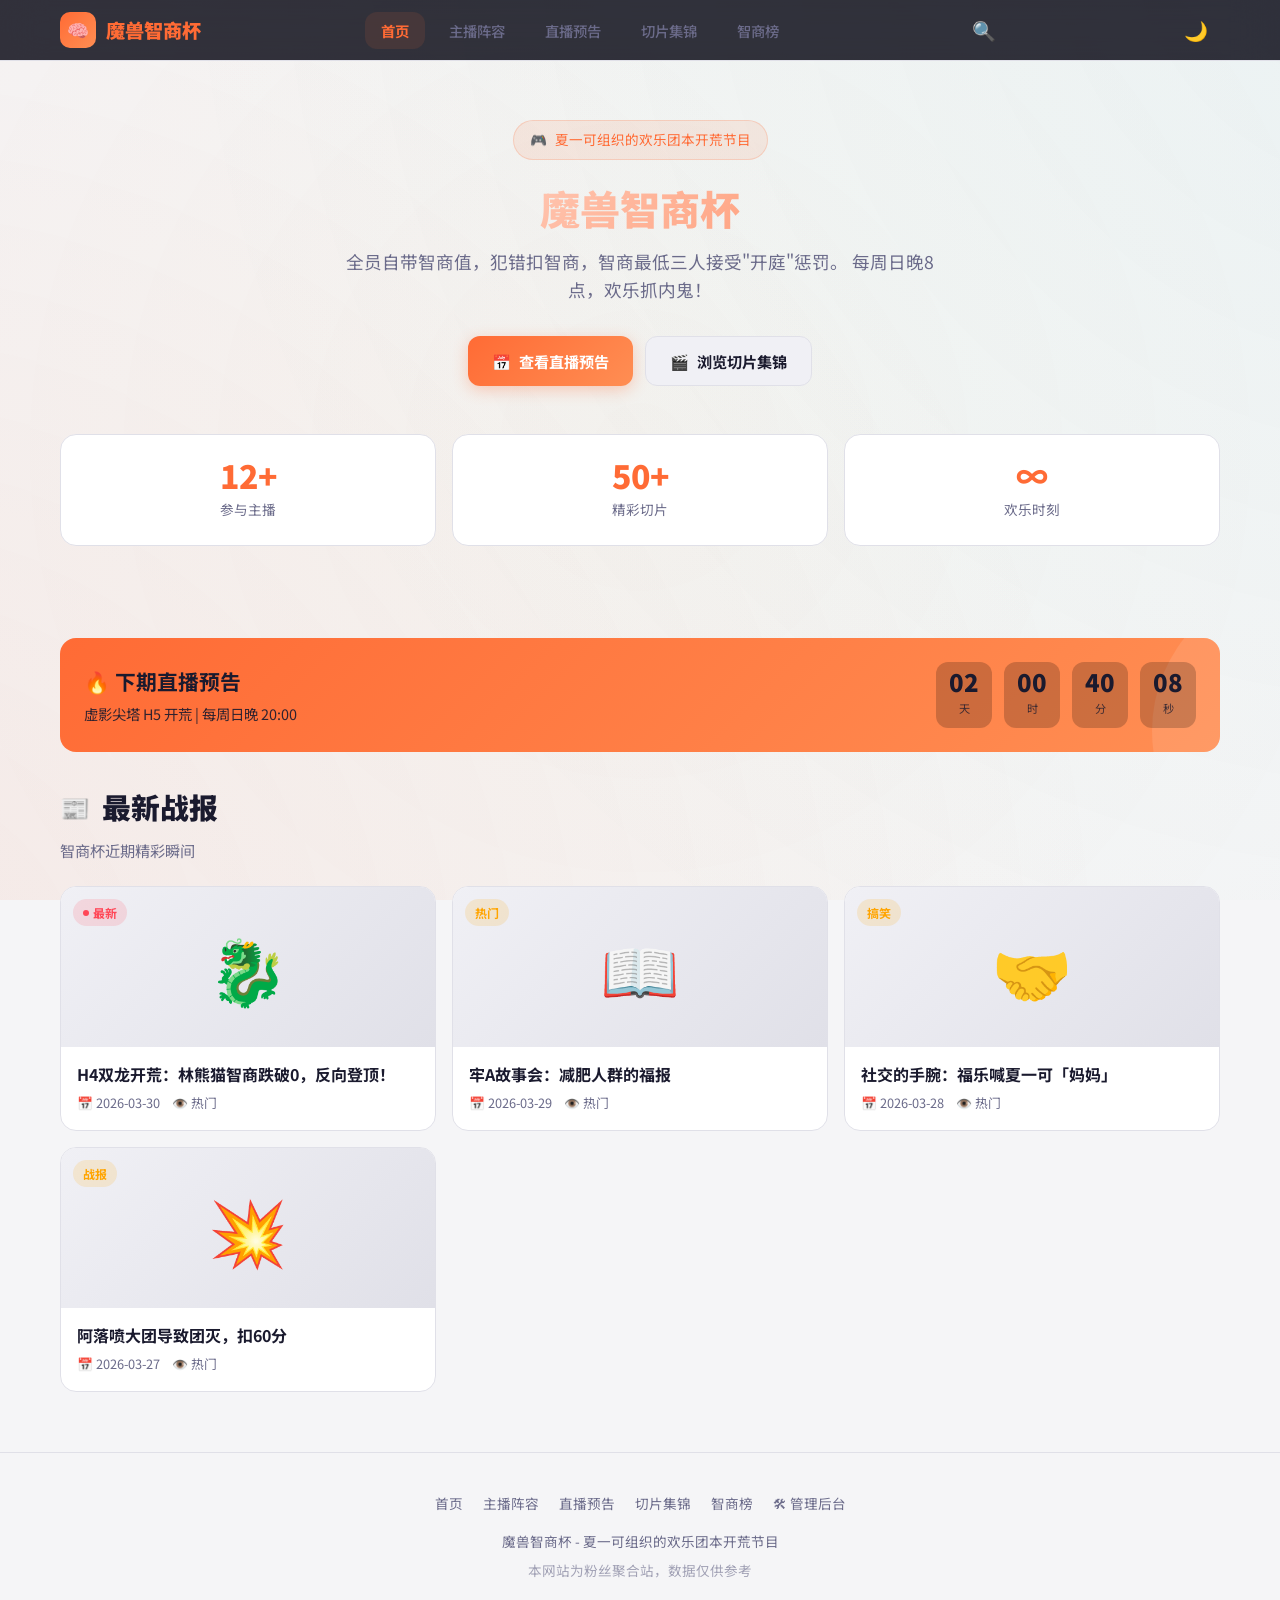
<file: index.html>
<!DOCTYPE html>
<html lang="zh-CN">
<head>
    <meta charset="UTF-8">
    <meta name="viewport" content="width=device-width, initial-scale=1.0, maximum-scale=1.0, user-scalable=no">
    <title>魔兽智商杯 - 夏一可组织的欢乐团本</title>
    <link rel="preconnect" href="https://fonts.googleapis.com">
    <link href="https://fonts.googleapis.com/css2?family=Noto+Sans+SC:wght@400;500;700;900&display=swap" rel="stylesheet">
    <link rel="stylesheet" href="css/style.css">
    <link rel="stylesheet" href="css/admin.css">
</head>
<body>
    <div class="bg-decoration"></div>

    <!-- 导航 -->
    <nav class="nav">
        <div class="nav-container">
            <a href="#" class="nav-logo" onclick="showPage('home')">
                <div class="nav-logo-icon">🧠</div>
                <span>魔兽智商杯</span>
            </a>
            <div class="nav-links">
                <button class="nav-link active" data-page="home" onclick="showPage('home')">首页</button>
                <button class="nav-link" data-page="streamers" onclick="showPage('streamers')">主播阵容</button>
                <button class="nav-link" data-page="schedule" onclick="showPage('schedule')">直播预告</button>
                <button class="nav-link" data-page="clips" onclick="showPage('clips')">切片集锦</button>
                <button class="nav-link" data-page="ranking" onclick="showPage('ranking')">智商榜</button>
            </div>
            <button class="nav-mobile-toggle" onclick="toggleMobileMenu()">☰</button>
        </div>
    </nav>

    <!-- 移动端菜单 -->
    <div class="mobile-menu" id="mobileMenu">
        <button class="nav-link active" data-page="home" onclick="navigateTo('home')">首页</button>
        <button class="nav-link" data-page="streamers" onclick="navigateTo('streamers')">主播阵容</button>
        <button class="nav-link" data-page="schedule" onclick="navigateTo('schedule')">直播预告</button>
        <button class="nav-link" data-page="clips" onclick="navigateTo('clips')">切片集锦</button>
        <button class="nav-link" data-page="ranking" onclick="navigateTo('ranking')">智商榜</button>
    </div>

    <!-- 首页 -->
    <div class="page active" id="page-home">
        <div class="container">
            <section class="hero">
                <div class="hero-badge">
                    <span>🎮</span>
                    <span>夏一可组织的欢乐团本开荒节目</span>
                </div>
                <h1 class="hero-title">魔兽智商杯</h1>
                <p class="hero-desc">
                    全员自带智商值，犯错扣智商，智商最低三人接受"开庭"惩罚。
                    每周日晚8点，欢乐抓内鬼！
                </p>
                <div class="hero-actions">
                    <a href="#" class="btn btn-primary" onclick="showPage('schedule')">
                        <span>📅</span>
                        <span>查看直播预告</span>
                    </a>
                    <a href="#" class="btn btn-secondary" onclick="showPage('clips')">
                        <span>🎬</span>
                        <span>浏览切片集锦</span>
                    </a>
                </div>

                <div class="hero-stats">
                    <div class="hero-stat">
                        <div class="hero-stat-number">12+</div>
                        <div class="hero-stat-label">参与主播</div>
                    </div>
                    <div class="hero-stat">
                        <div class="hero-stat-number">50+</div>
                        <div class="hero-stat-label">精彩切片</div>
                    </div>
                    <div class="hero-stat">
                        <div class="hero-stat-number">∞</div>
                        <div class="hero-stat-label">欢乐时刻</div>
                    </div>
                </div>
            </section>

            <!-- 直播预告横幅 -->
            <section class="live-banner">
                <div class="live-banner-content">
                    <div class="live-banner-info">
                        <h3>🔥 下期直播预告</h3>
                        <p>虚影尖塔 H5 开荒 | 每周日晚 20:00</p>
                    </div>
                    <div class="live-banner-countdown" id="countdown">
                        <div class="countdown-item">
                            <span class="num" id="cd-days">--</span>
                            <span class="label">天</span>
                        </div>
                        <div class="countdown-item">
                            <span class="num" id="cd-hours">--</span>
                            <span class="label">时</span>
                        </div>
                        <div class="countdown-item">
                            <span class="num" id="cd-minutes">--</span>
                            <span class="label">分</span>
                        </div>
                        <div class="countdown-item">
                            <span class="num" id="cd-seconds">--</span>
                            <span class="label">秒</span>
                        </div>
                    </div>
                </div>
            </section>

            <!-- 最新战报 -->
            <section style="margin-bottom: 40px;">
                <h2 class="section-title">
                    <span class="icon">📰</span>
                    <span>最新战报</span>
                </h2>
                <p class="section-subtitle">智商杯近期精彩瞬间</p>
                <div class="news-grid" id="newsGrid"></div>
            </section>
        </div>
    </div>

    <!-- 主播阵容 -->
    <div class="page" id="page-streamers">
        <div class="container">
            <section style="padding: 20px 0 40px;">
                <h2 class="section-title">
                    <span class="icon">🎭</span>
                    <span>主播阵容</span>
                </h2>
                <p class="section-subtitle">参与智商杯开荒的欢乐主播们</p>
                <div class="streamers-grid" id="streamersGrid"></div>
            </section>
        </div>
    </div>

    <!-- 直播预告 -->
    <div class="page" id="page-schedule">
        <div class="container">
            <section style="padding: 20px 0 40px;">
                <h2 class="section-title">
                    <span class="icon">📅</span>
                    <span>直播预告</span>
                </h2>
                <p class="section-subtitle"> upcoming 直播安排，准时来抓内鬼</p>
                <div class="schedule-list" id="scheduleList"></div>
            </section>
        </div>
    </div>

    <!-- 切片集锦 -->
    <div class="page" id="page-clips">
        <div class="container">
            <section style="padding: 20px 0 40px;">
                <h2 class="section-title">
                    <span class="icon">🎬</span>
                    <span>切片集锦</span>
                </h2>
                <p class="section-subtitle">各大平台精彩直播切片，欢乐不断</p>
                <div class="clips-grid" id="clipsGrid"></div>
            </section>
        </div>
    </div>

    <!-- 智商排行榜 -->
    <div class="page" id="page-ranking">
        <div class="container">
            <section style="padding: 20px 0 40px;">
                <h2 class="section-title">
                    <span class="icon">🏆</span>
                    <span>智商排行榜</span>
                </h2>
                <p class="section-subtitle">实时智商分数，看谁最先"归零"</p>
                <div class="ranking-tabs" id="rankingTabs"></div>
                <div class="ranking-list" id="rankingList"></div>
            </section>
        </div>
    </div>

    <!-- 页脚 -->
    <footer class="footer">
        <div class="footer-links">
            <a onclick="showPage('home')">首页</a>
            <a onclick="showPage('streamers')">主播阵容</a>
            <a onclick="showPage('schedule')">直播预告</a>
            <a onclick="showPage('clips')">切片集锦</a>
            <a onclick="showPage('ranking')">智商榜</a>
            <a href="admin.html">🛠 管理后台</a>
        </div>
        <p>魔兽智商杯 - 夏一可组织的欢乐团本开荒节目</p>
        <p style="margin-top: 8px; opacity: 0.6;">本网站为粉丝聚合站，数据仅供参考</p>
    </footer>

    <script src="js/data-loader.js"></script>
    <script src="js/utils.js"></script>
    <script src="js/main.js"></script>
</body>
</html>
</file>
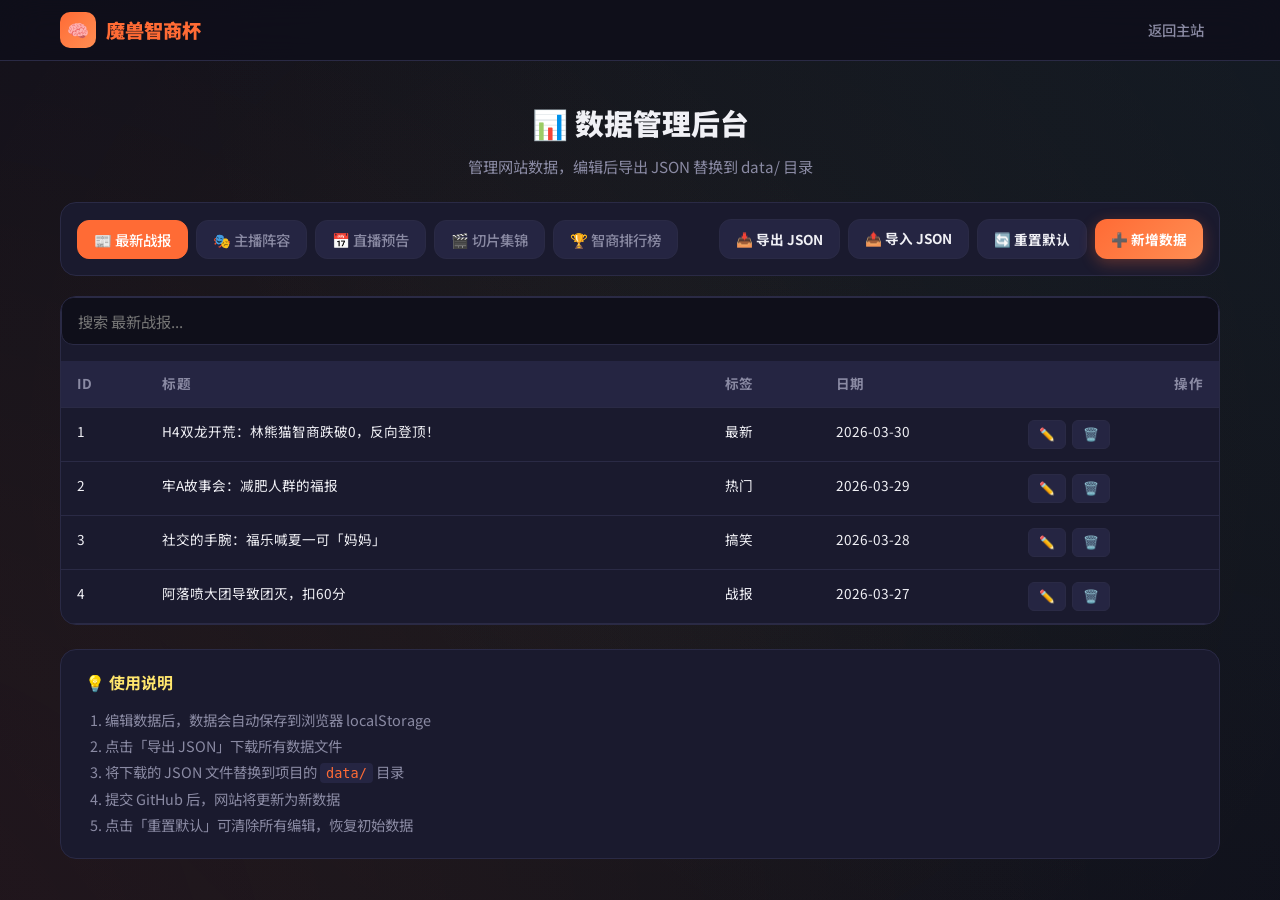
<file: admin.html>
<!DOCTYPE html>
<html lang="zh-CN">
<head>
    <meta charset="UTF-8">
    <meta name="viewport" content="width=device-width, initial-scale=1.0, maximum-scale=1.0, user-scalable=no">
    <title>数据管理后台 - 魔兽智商杯</title>
    <link rel="preconnect" href="https://fonts.googleapis.com">
    <link href="https://fonts.googleapis.com/css2?family=Noto+Sans+SC:wght@400;500;700;900&display=swap" rel="stylesheet">
    <link rel="stylesheet" href="css/style.css">
    <link rel="stylesheet" href="css/admin.css">
</head>
<body>
    <div class="bg-decoration"></div>

    <nav class="nav">
        <div class="nav-container">
            <a href="index.html" class="nav-logo">
                <div class="nav-logo-icon">🧠</div>
                <span>魔兽智商杯</span>
            </a>
            <div class="nav-links">
                <a href="index.html" class="nav-link">返回主站</a>
            </div>
        </div>
    </nav>

    <div class="admin-page">
        <div class="container">
            <div class="admin-header">
                <h1 class="admin-title">📊 数据管理后台</h1>
                <p class="admin-subtitle">管理网站数据，编辑后导出 JSON 替换到 data/ 目录</p>
            </div>

            <!-- 操作栏 -->
            <div class="admin-toolbar">
                <div class="admin-tabs" id="adminTabs"></div>
                <div class="admin-actions">
                    <button class="btn btn-sm btn-secondary" onclick="adminApp.exportData()">📥 导出 JSON</button>
                    <label class="btn btn-sm btn-secondary" style="cursor:pointer">
                        📤 导入 JSON
                        <input type="file" id="importFile" accept=".json" style="display:none" onchange="adminApp.importData(this)">
                    </label>
                    <button class="btn btn-sm btn-secondary" onclick="adminApp.resetAll()">🔄 重置默认</button>
                    <button class="btn btn-sm btn-primary" onclick="adminApp.addItem()">➕ 新增数据</button>
                </div>
            </div>

            <!-- 数据表格 -->
            <div class="admin-table-wrap">
                <div class="admin-loading" id="adminLoading">正在加载数据...</div>
                <div id="adminTableContainer"></div>
            </div>

            <!-- 提示信息 -->
            <div class="admin-tips">
                <div class="tip-card">
                    <h4>💡 使用说明</h4>
                    <ol>
                        <li>编辑数据后，数据会自动保存到浏览器 localStorage</li>
                        <li>点击「导出 JSON」下载所有数据文件</li>
                        <li>将下载的 JSON 文件替换到项目的 <code>data/</code> 目录</li>
                        <li>提交 GitHub 后，网站将更新为新数据</li>
                        <li>点击「重置默认」可清除所有编辑，恢复初始数据</li>
                    </ol>
                </div>
            </div>
        </div>
    </div>

    <!-- 编辑弹窗 -->
    <div class="admin-modal" id="editModal">
        <div class="admin-modal-overlay" onclick="adminApp.closeModal()"></div>
        <div class="admin-modal-content">
            <div class="admin-modal-header">
                <h3 id="modalTitle">编辑数据</h3>
                <button class="admin-modal-close" onclick="adminApp.closeModal()">✕</button>
            </div>
            <div class="admin-modal-body" id="modalBody"></div>
            <div class="admin-modal-footer">
                <button class="btn btn-secondary" onclick="adminApp.closeModal()">取消</button>
                <button class="btn btn-primary" onclick="adminApp.saveItem()">保存</button>
            </div>
        </div>
    </div>

    <!-- 消息提示 -->
    <div class="admin-toast" id="adminToast"></div>

    <script src="js/data-loader.js"></script>
    <script src="js/utils.js"></script>
    <script src="js/admin.js"></script>
</body>
</html>
</file>
<file: css/style.css>
:root {
    --primary: #FF6B35;
    --primary-dark: #E55A2B;
    --secondary: #4ECDC4;
    --accent: #FFE66D;
    --bg: #0F0F1A;
    --bg-card: #1A1A2E;
    --bg-card-hover: #252542;
    --text: #F0F0F5;
    --text-muted: #8A8AA3;
    --border: #2A2A45;
    --danger: #FF4757;
    --success: #2ED573;
    --warning: #FFA502;
    --gradient-1: linear-gradient(135deg, #FF6B35 0%, #FF8E53 100%);
    --gradient-2: linear-gradient(135deg, #4ECDC4 0%, #44A08D 100%);
    --shadow: 0 4px 20px rgba(0,0,0,0.3);
    --shadow-lg: 0 10px 40px rgba(0,0,0,0.4);
    --radius: 16px;
    --radius-sm: 12px;
    --transition: all 0.3s cubic-bezier(0.4, 0, 0.2, 1);
}

* {
    margin: 0;
    padding: 0;
    box-sizing: border-box;
    -webkit-tap-highlight-color: transparent;
}

html {
    scroll-behavior: smooth;
    font-size: 16px;
}

body {
    font-family: 'Noto Sans SC', -apple-system, BlinkMacSystemFont, sans-serif;
    background: var(--bg);
    color: var(--text);
    line-height: 1.6;
    overflow-x: hidden;
    min-height: 100vh;
}

/* 背景装饰 */
.bg-decoration {
    position: fixed;
    top: 0;
    left: 0;
    width: 100%;
    height: 100%;
    pointer-events: none;
    z-index: 0;
    overflow: hidden;
}

.bg-decoration::before {
    content: '';
    position: absolute;
    top: -50%;
    left: -50%;
    width: 200%;
    height: 200%;
    background: 
        radial-gradient(circle at 20% 80%, rgba(255,107,53,0.08) 0%, transparent 50%),
        radial-gradient(circle at 80% 20%, rgba(78,205,196,0.06) 0%, transparent 50%),
        radial-gradient(circle at 50% 50%, rgba(255,230,109,0.04) 0%, transparent 60%);
    animation: bgFloat 20s ease-in-out infinite;
}

@keyframes bgFloat {
    0%, 100% { transform: translate(0, 0) rotate(0deg); }
    33% { transform: translate(2%, 2%) rotate(1deg); }
    66% { transform: translate(-1%, 3%) rotate(-1deg); }
}

/* 导航 */
.nav {
    position: fixed;
    top: 0;
    left: 0;
    right: 0;
    z-index: 1000;
    background: rgba(15, 15, 26, 0.85);
    backdrop-filter: blur(20px);
    -webkit-backdrop-filter: blur(20px);
    border-bottom: 1px solid var(--border);
    transition: var(--transition);
}

.nav-container {
    max-width: 1200px;
    margin: 0 auto;
    padding: 0 20px;
    display: flex;
    align-items: center;
    justify-content: space-between;
    height: 60px;
}

.nav-logo {
    display: flex;
    align-items: center;
    gap: 10px;
    font-weight: 900;
    font-size: 1.2rem;
    color: var(--primary);
    text-decoration: none;
}

.nav-logo-icon {
    width: 36px;
    height: 36px;
    background: var(--gradient-1);
    border-radius: 10px;
    display: flex;
    align-items: center;
    justify-content: center;
    font-size: 1.1rem;
}

.nav-links {
    display: flex;
    gap: 8px;
    align-items: center;
}

.nav-link {
    padding: 8px 16px;
    border-radius: var(--radius-sm);
    color: var(--text-muted);
    text-decoration: none;
    font-size: 0.9rem;
    font-weight: 500;
    transition: var(--transition);
    cursor: pointer;
    border: none;
    background: none;
    font-family: inherit;
}

.nav-link:hover, .nav-link.active {
    color: var(--primary);
    background: rgba(255,107,53,0.1);
}

.nav-link.active {
    font-weight: 700;
}

.nav-mobile-toggle {
    display: none;
    background: none;
    border: none;
    color: var(--text);
    font-size: 1.5rem;
    cursor: pointer;
}

/* 移动端菜单 */
.mobile-menu {
    display: none;
    position: fixed;
    top: 60px;
    left: 0;
    right: 0;
    background: var(--bg-card);
    border-bottom: 1px solid var(--border);
    padding: 16px;
    z-index: 999;
    flex-direction: column;
    gap: 8px;
}

.mobile-menu.open {
    display: flex;
}

.mobile-menu .nav-link {
    width: 100%;
    text-align: center;
    padding: 12px;
}

/* 页面容器 */
.page {
    display: none;
    padding-top: 80px;
    min-height: 100vh;
    position: relative;
    z-index: 1;
}

.page.active {
    display: block;
}

.container {
    max-width: 1200px;
    margin: 0 auto;
    padding: 0 20px;
}

/* 通用标题 */
.section-title {
    font-size: 1.8rem;
    font-weight: 900;
    margin-bottom: 8px;
    display: flex;
    align-items: center;
    gap: 12px;
}

.section-title .icon {
    font-size: 1.5rem;
}

.section-subtitle {
    color: var(--text-muted);
    font-size: 0.95rem;
    margin-bottom: 24px;
}

/* 卡片 */
.card {
    background: var(--bg-card);
    border: 1px solid var(--border);
    border-radius: var(--radius);
    padding: 20px;
    transition: var(--transition);
}

.card:hover {
    background: var(--bg-card-hover);
    transform: translateY(-2px);
    box-shadow: var(--shadow);
}

/* 按钮 */
.btn {
    display: inline-flex;
    align-items: center;
    justify-content: center;
    gap: 8px;
    padding: 12px 24px;
    border-radius: var(--radius-sm);
    font-weight: 700;
    font-size: 0.95rem;
    border: none;
    cursor: pointer;
    transition: var(--transition);
    text-decoration: none;
    font-family: inherit;
}

.btn-primary {
    background: var(--gradient-1);
    color: white;
    box-shadow: 0 4px 15px rgba(255,107,53,0.3);
}

.btn-primary:hover {
    transform: translateY(-2px);
    box-shadow: 0 6px 20px rgba(255,107,53,0.4);
}

.btn-secondary {
    background: var(--bg-card-hover);
    color: var(--text);
    border: 1px solid var(--border);
}

.btn-secondary:hover {
    border-color: var(--primary);
    color: var(--primary);
}

.btn-sm {
    padding: 8px 16px;
    font-size: 0.85rem;
}

/* 标签 */
.tag {
    display: inline-flex;
    align-items: center;
    gap: 4px;
    padding: 4px 10px;
    border-radius: 20px;
    font-size: 0.75rem;
    font-weight: 700;
}

.tag-live {
    background: rgba(255,71,87,0.15);
    color: var(--danger);
}

.tag-live::before {
    content: '';
    width: 6px;
    height: 6px;
    background: var(--danger);
    border-radius: 50%;
    animation: pulse 1.5s ease-in-out infinite;
}

.tag-upcoming {
    background: rgba(255,165,2,0.15);
    color: var(--warning);
}

.tag-platform {
    background: rgba(78,205,196,0.15);
    color: var(--secondary);
}

@keyframes pulse {
    0%, 100% { opacity: 1; transform: scale(1); }
    50% { opacity: 0.5; transform: scale(0.8); }
}

/* 徽章 */
.badge {
    display: inline-flex;
    align-items: center;
    justify-content: center;
    width: 28px;
    height: 28px;
    border-radius: 50%;
    font-weight: 900;
    font-size: 0.8rem;
}

.badge-gold {
    background: linear-gradient(135deg, #FFD700, #FFA500);
    color: #333;
}

.badge-silver {
    background: linear-gradient(135deg, #C0C0C0, #A0A0A0);
    color: #333;
}

.badge-bronze {
    background: linear-gradient(135deg, #CD7F32, #B87333);
    color: white;
}

/* ========== 首页 ========== */
.hero {
    padding: 40px 0 60px;
    text-align: center;
    position: relative;
}

.hero-badge {
    display: inline-flex;
    align-items: center;
    gap: 8px;
    background: rgba(255,107,53,0.1);
    border: 1px solid rgba(255,107,53,0.2);
    padding: 8px 16px;
    border-radius: 30px;
    font-size: 0.85rem;
    color: var(--primary);
    margin-bottom: 24px;
}

.hero-title {
    font-size: 2.5rem;
    font-weight: 900;
    line-height: 1.2;
    margin-bottom: 16px;
    background: linear-gradient(135deg, #fff 0%, var(--primary) 100%);
    -webkit-background-clip: text;
    -webkit-text-fill-color: transparent;
    background-clip: text;
}

.hero-desc {
    font-size: 1.1rem;
    color: var(--text-muted);
    max-width: 600px;
    margin: 0 auto 32px;
}

.hero-actions {
    display: flex;
    gap: 12px;
    justify-content: center;
    flex-wrap: wrap;
}

.hero-stats {
    display: grid;
    grid-template-columns: repeat(3, 1fr);
    gap: 16px;
    margin-top: 48px;
}

.hero-stat {
    background: var(--bg-card);
    border: 1px solid var(--border);
    border-radius: var(--radius);
    padding: 24px 16px;
    text-align: center;
}

.hero-stat-number {
    font-size: 2rem;
    font-weight: 900;
    color: var(--primary);
    line-height: 1;
}

.hero-stat-label {
    font-size: 0.85rem;
    color: var(--text-muted);
    margin-top: 8px;
}

/* 直播预告横幅 */
.live-banner {
    background: var(--gradient-1);
    border-radius: var(--radius);
    padding: 24px;
    margin: 32px 0;
    position: relative;
    overflow: hidden;
}

.live-banner::before {
    content: '';
    position: absolute;
    top: -50%;
    right: -20%;
    width: 300px;
    height: 300px;
    background: rgba(255,255,255,0.1);
    border-radius: 50%;
}

.live-banner-content {
    position: relative;
    z-index: 1;
    display: flex;
    align-items: center;
    justify-content: space-between;
    flex-wrap: wrap;
    gap: 16px;
}

.live-banner-info h3 {
    font-size: 1.3rem;
    margin-bottom: 4px;
}

.live-banner-info p {
    opacity: 0.9;
    font-size: 0.9rem;
}

.live-banner-countdown {
    display: flex;
    gap: 12px;
}

.countdown-item {
    background: rgba(0,0,0,0.2);
    border-radius: var(--radius-sm);
    padding: 8px 12px;
    text-align: center;
    min-width: 56px;
}

.countdown-item .num {
    font-size: 1.5rem;
    font-weight: 900;
    display: block;
    line-height: 1;
}

.countdown-item .label {
    font-size: 0.7rem;
    opacity: 0.8;
    margin-top: 2px;
}

/* 最新战报 */
.news-grid {
    display: grid;
    grid-template-columns: repeat(auto-fill, minmax(300px, 1fr));
    gap: 16px;
    margin-top: 16px;
}

.news-card {
    background: var(--bg-card);
    border: 1px solid var(--border);
    border-radius: var(--radius);
    overflow: hidden;
    transition: var(--transition);
}

.news-card:hover {
    transform: translateY(-4px);
    box-shadow: var(--shadow-lg);
}

.news-card-thumb {
    width: 100%;
    height: 160px;
    background: linear-gradient(135deg, var(--bg-card-hover), var(--border));
    display: flex;
    align-items: center;
    justify-content: center;
    font-size: 3rem;
    position: relative;
}

.news-card-thumb .tag {
    position: absolute;
    top: 12px;
    left: 12px;
}

.news-card-body {
    padding: 16px;
}

.news-card-title {
    font-weight: 700;
    font-size: 1rem;
    margin-bottom: 8px;
    line-height: 1.4;
}

.news-card-meta {
    display: flex;
    align-items: center;
    gap: 12px;
    color: var(--text-muted);
    font-size: 0.8rem;
}

/* ========== 主播阵容 ========== */
.streamers-grid {
    display: grid;
    grid-template-columns: repeat(auto-fill, minmax(260px, 1fr));
    gap: 16px;
    margin-top: 16px;
}

.streamer-card {
    background: var(--bg-card);
    border: 1px solid var(--border);
    border-radius: var(--radius);
    padding: 20px;
    text-align: center;
    transition: var(--transition);
    position: relative;
    overflow: hidden;
}

.streamer-card:hover {
    transform: translateY(-4px);
    box-shadow: var(--shadow-lg);
    border-color: var(--primary);
}

.streamer-card::before {
    content: '';
    position: absolute;
    top: 0;
    left: 0;
    right: 0;
    height: 4px;
    background: var(--gradient-1);
    opacity: 0;
    transition: var(--transition);
}

.streamer-card:hover::before {
    opacity: 1;
}

.streamer-avatar {
    width: 80px;
    height: 80px;
    border-radius: 50%;
    background: linear-gradient(135deg, var(--primary), var(--secondary));
    margin: 0 auto 16px;
    display: flex;
    align-items: center;
    justify-content: center;
    font-size: 2rem;
    font-weight: 900;
    color: white;
    position: relative;
}

.streamer-avatar .live-dot {
    position: absolute;
    bottom: 4px;
    right: 4px;
    width: 16px;
    height: 16px;
    background: var(--danger);
    border-radius: 50%;
    border: 3px solid var(--bg-card);
    animation: pulse 1.5s ease-in-out infinite;
}

.streamer-name {
    font-size: 1.1rem;
    font-weight: 700;
    margin-bottom: 4px;
}

.streamer-role {
    color: var(--text-muted);
    font-size: 0.85rem;
    margin-bottom: 12px;
}

.streamer-tags {
    display: flex;
    gap: 6px;
    justify-content: center;
    flex-wrap: wrap;
    margin-bottom: 16px;
}

.streamer-links {
    display: flex;
    gap: 8px;
    justify-content: center;
}

.streamer-link {
    padding: 8px 14px;
    border-radius: var(--radius-sm);
    background: var(--bg-card-hover);
    color: var(--text);
    text-decoration: none;
    font-size: 0.8rem;
    font-weight: 500;
    transition: var(--transition);
    border: 1px solid var(--border);
}

.streamer-link:hover {
    background: var(--primary);
    color: white;
    border-color: var(--primary);
}

/* ========== 直播预告 ========== */
.schedule-list {
    display: flex;
    flex-direction: column;
    gap: 16px;
    margin-top: 16px;
}

.schedule-item {
    background: var(--bg-card);
    border: 1px solid var(--border);
    border-radius: var(--radius);
    padding: 20px;
    display: flex;
    gap: 20px;
    align-items: center;
    transition: var(--transition);
}

.schedule-item:hover {
    background: var(--bg-card-hover);
    border-color: var(--primary);
}

.schedule-date {
    text-align: center;
    min-width: 60px;
}

.schedule-date .day {
    font-size: 1.8rem;
    font-weight: 900;
    color: var(--primary);
    line-height: 1;
}

.schedule-date .month {
    font-size: 0.8rem;
    color: var(--text-muted);
    margin-top: 4px;
}

.schedule-info {
    flex: 1;
}

.schedule-info h4 {
    font-size: 1.1rem;
    margin-bottom: 4px;
}

.schedule-info p {
    color: var(--text-muted);
    font-size: 0.9rem;
}

.schedule-meta {
    display: flex;
    gap: 12px;
    margin-top: 8px;
    flex-wrap: wrap;
}

.schedule-actions {
    display: flex;
    gap: 8px;
}

/* ========== 切片集锦 ========== */
.clips-grid {
    display: grid;
    grid-template-columns: repeat(auto-fill, minmax(300px, 1fr));
    gap: 16px;
    margin-top: 16px;
}

.clip-card {
    background: var(--bg-card);
    border: 1px solid var(--border);
    border-radius: var(--radius);
    overflow: hidden;
    transition: var(--transition);
    cursor: pointer;
}

.clip-card:hover {
    transform: translateY(-4px);
    box-shadow: var(--shadow-lg);
}

.clip-thumb {
    width: 100%;
    height: 180px;
    background: linear-gradient(135deg, var(--bg-card-hover), var(--border));
    display: flex;
    align-items: center;
    justify-content: center;
    position: relative;
    overflow: hidden;
}

.clip-thumb img {
    position: absolute;
    top: 0;
    left: 0;
    width: 100%;
    height: 100%;
    object-fit: cover;
    z-index: 0;
    transition: transform 0.5s ease;
}

.clip-card:hover .clip-thumb img {
    transform: scale(1.05);
}

.clip-thumb .play-btn {
    width: 60px;
    height: 60px;
    background: rgba(255,107,53,0.9);
    border-radius: 50%;
    display: flex;
    align-items: center;
    justify-content: center;
    font-size: 1.5rem;
    color: white;
    transition: var(--transition);
    z-index: 1;
}

.clip-card:hover .play-btn {
    transform: scale(1.1);
    background: var(--primary);
}

.clip-thumb .duration {
    position: absolute;
    bottom: 12px;
    right: 12px;
    background: rgba(0,0,0,0.7);
    padding: 4px 8px;
    border-radius: 6px;
    font-size: 0.75rem;
    font-weight: 700;
    z-index: 1;
}

.clip-body {
    padding: 16px;
}

.clip-title {
    font-weight: 700;
    font-size: 1rem;
    margin-bottom: 8px;
    line-height: 1.4;
}

.clip-meta {
    display: flex;
    align-items: center;
    justify-content: space-between;
    color: var(--text-muted);
    font-size: 0.8rem;
}

.clip-platform {
    display: flex;
    align-items: center;
    gap: 6px;
}

.clip-platform-icon {
    width: 20px;
    height: 20px;
    border-radius: 4px;
    background: var(--gradient-2);
    display: flex;
    align-items: center;
    justify-content: center;
    font-size: 0.7rem;
    font-weight: 700;
    color: white;
}

/* ========== 智商排行榜 ========== */
.ranking-tabs {
    display: flex;
    gap: 8px;
    margin-bottom: 20px;
    overflow-x: auto;
    padding-bottom: 4px;
}

.ranking-tab {
    padding: 10px 20px;
    border-radius: var(--radius-sm);
    background: var(--bg-card);
    border: 1px solid var(--border);
    color: var(--text-muted);
    font-weight: 500;
    cursor: pointer;
    transition: var(--transition);
    white-space: nowrap;
    font-family: inherit;
    font-size: 0.9rem;
}

.ranking-tab:hover, .ranking-tab.active {
    background: var(--primary);
    color: white;
    border-color: var(--primary);
}

.ranking-list {
    display: flex;
    flex-direction: column;
    gap: 12px;
}

.ranking-item {
    background: var(--bg-card);
    border: 1px solid var(--border);
    border-radius: var(--radius);
    padding: 16px 20px;
    display: flex;
    align-items: center;
    gap: 16px;
    transition: var(--transition);
}

.ranking-item:hover {
    background: var(--bg-card-hover);
    border-color: var(--primary);
}

.ranking-item.top3 {
    border-color: rgba(255,107,53,0.3);
}

.ranking-rank {
    min-width: 40px;
    text-align: center;
}

.ranking-avatar {
    width: 48px;
    height: 48px;
    border-radius: 50%;
    background: linear-gradient(135deg, var(--primary), var(--secondary));
    display: flex;
    align-items: center;
    justify-content: center;
    font-weight: 900;
    color: white;
    font-size: 1.2rem;
}

.ranking-info {
    flex: 1;
}

.ranking-name {
    font-weight: 700;
    font-size: 1rem;
    margin-bottom: 2px;
}

.ranking-detail {
    font-size: 0.8rem;
    color: var(--text-muted);
}

.ranking-score {
    text-align: right;
}

.ranking-score-num {
    font-size: 1.5rem;
    font-weight: 900;
    color: var(--primary);
    line-height: 1;
}

.ranking-score-label {
    font-size: 0.75rem;
    color: var(--text-muted);
}

.ranking-bar {
    width: 100px;
    height: 6px;
    background: var(--border);
    border-radius: 3px;
    overflow: hidden;
    margin-top: 6px;
}

.ranking-bar-fill {
    height: 100%;
    background: var(--gradient-1);
    border-radius: 3px;
    transition: width 0.5s ease;
}

.ranking-bar-fill.negative {
    background: var(--danger);
}

/* ========== 页脚 ========== */
.footer {
    margin-top: 60px;
    padding: 40px 0;
    border-top: 1px solid var(--border);
    text-align: center;
    color: var(--text-muted);
    font-size: 0.85rem;
}

.footer-links {
    display: flex;
    gap: 20px;
    justify-content: center;
    margin-bottom: 16px;
    flex-wrap: wrap;
}

.footer-links a {
    color: var(--text-muted);
    text-decoration: none;
    transition: var(--transition);
    cursor: pointer;
}

.footer-links a:hover {
    color: var(--primary);
}

/* ========== 响应式 ========== */
@media (max-width: 768px) {
    .nav-links {
        display: none;
    }

    .nav-mobile-toggle {
        display: block;
    }

    .hero-title {
        font-size: 1.8rem;
    }

    .hero-stats {
        grid-template-columns: 1fr;
    }

    .live-banner-content {
        flex-direction: column;
        text-align: center;
    }

    .live-banner-countdown {
        justify-content: center;
    }

    .schedule-item {
        flex-direction: column;
        text-align: center;
    }

    .schedule-actions {
        width: 100%;
        justify-content: center;
    }

    .ranking-item {
        flex-wrap: wrap;
    }

    .ranking-score {
        width: 100%;
        display: flex;
        align-items: center;
        gap: 12px;
        justify-content: flex-end;
    }

    .news-grid, .clips-grid, .streamers-grid {
        grid-template-columns: 1fr;
    }
}

@media (min-width: 769px) and (max-width: 1024px) {
    .news-grid, .clips-grid {
        grid-template-columns: repeat(2, 1fr);
    }
}

/* 滚动条美化 */
::-webkit-scrollbar {
    width: 8px;
    height: 8px;
}

::-webkit-scrollbar-track {
    background: var(--bg);
}

::-webkit-scrollbar-thumb {
    background: var(--border);
    border-radius: 4px;
}

::-webkit-scrollbar-thumb:hover {
    background: var(--text-muted);
}

/* 加载动画 */
.fade-in {
    animation: fadeIn 0.5s ease-out;
}

@keyframes fadeIn {
    from { opacity: 0; transform: translateY(20px); }
    to { opacity: 1; transform: translateY(0); }
}
</file>
<file: css/admin.css>
/* ========== 管理后台样式 ========== */

.admin-page {
    padding-top: 80px;
    min-height: 100vh;
    position: relative;
    z-index: 1;
}

.admin-header {
    padding: 20px 0 24px;
    text-align: center;
}

.admin-title {
    font-size: 1.8rem;
    font-weight: 900;
    margin-bottom: 8px;
}

.admin-subtitle {
    color: var(--text-muted);
    font-size: 0.95rem;
}

/* 工具栏 */
.admin-toolbar {
    display: flex;
    gap: 12px;
    flex-wrap: wrap;
    align-items: center;
    justify-content: space-between;
    margin-bottom: 20px;
    padding: 16px;
    background: var(--bg-card);
    border: 1px solid var(--border);
    border-radius: var(--radius);
}

.admin-tabs {
    display: flex;
    gap: 8px;
    flex-wrap: wrap;
}

.admin-tab {
    padding: 8px 16px;
    border-radius: var(--radius-sm);
    background: var(--bg-card-hover);
    border: 1px solid var(--border);
    color: var(--text-muted);
    font-weight: 500;
    cursor: pointer;
    transition: var(--transition);
    font-family: inherit;
    font-size: 0.9rem;
}

.admin-tab:hover {
    border-color: var(--primary);
    color: var(--text);
}

.admin-tab.active {
    background: var(--primary);
    color: white;
    border-color: var(--primary);
}

.admin-actions {
    display: flex;
    gap: 8px;
    flex-wrap: wrap;
}

/* 表格 */
.admin-table-wrap {
    background: var(--bg-card);
    border: 1px solid var(--border);
    border-radius: var(--radius);
    overflow: hidden;
    min-height: 200px;
}

.admin-loading {
    padding: 60px;
    text-align: center;
    color: var(--text-muted);
}

.admin-table {
    width: 100%;
    border-collapse: collapse;
    font-size: 0.9rem;
}

.admin-table th,
.admin-table td {
    padding: 12px 16px;
    text-align: left;
    border-bottom: 1px solid var(--border);
    word-break: break-word;
}

.admin-table th {
    background: var(--bg-card-hover);
    font-weight: 700;
    font-size: 0.85rem;
    color: var(--text-muted);
    text-transform: uppercase;
    letter-spacing: 0.5px;
    white-space: nowrap;
}

.admin-table tr:hover td {
    background: rgba(255, 107, 53, 0.03);
}

.admin-table td {
    color: var(--text);
    font-size: 0.85rem;
}

.admin-table td .truncated {
    max-width: 300px;
    overflow: hidden;
    text-overflow: ellipsis;
    white-space: nowrap;
    display: inline-block;
}

.admin-table-actions {
    display: flex;
    gap: 6px;
    white-space: nowrap;
}

.admin-btn-icon {
    padding: 6px 10px;
    border-radius: 6px;
    background: var(--bg-card-hover);
    border: 1px solid var(--border);
    color: var(--text);
    cursor: pointer;
    transition: var(--transition);
    font-size: 0.8rem;
}

.admin-btn-icon:hover {
    background: var(--primary);
    color: white;
    border-color: var(--primary);
}

.admin-btn-icon.danger:hover {
    background: var(--danger);
    border-color: var(--danger);
}

/* 弹窗 */
.admin-modal {
    display: none;
    position: fixed;
    top: 0;
    left: 0;
    right: 0;
    bottom: 0;
    z-index: 10000;
    align-items: center;
    justify-content: center;
}

.admin-modal.open {
    display: flex;
}

.admin-modal-overlay {
    position: absolute;
    top: 0;
    left: 0;
    right: 0;
    bottom: 0;
    background: rgba(0, 0, 0, 0.6);
    backdrop-filter: blur(4px);
}

.admin-modal-content {
    position: relative;
    background: var(--bg-card);
    border: 1px solid var(--border);
    border-radius: var(--radius);
    width: 90%;
    max-width: 640px;
    max-height: 85vh;
    overflow-y: auto;
    animation: modalSlideIn 0.3s ease-out;
}

@keyframes modalSlideIn {
    from { opacity: 0; transform: translateY(-20px); }
    to { opacity: 1; transform: translateY(0); }
}

.admin-modal-header {
    display: flex;
    align-items: center;
    justify-content: space-between;
    padding: 20px 24px;
    border-bottom: 1px solid var(--border);
}

.admin-modal-header h3 {
    font-size: 1.2rem;
    font-weight: 700;
}

.admin-modal-close {
    background: none;
    border: none;
    color: var(--text-muted);
    font-size: 1.2rem;
    cursor: pointer;
    padding: 4px;
    transition: var(--transition);
}

.admin-modal-close:hover {
    color: var(--danger);
}

.admin-modal-body {
    padding: 24px;
}

.admin-modal-footer {
    display: flex;
    gap: 12px;
    justify-content: flex-end;
    padding: 16px 24px;
    border-top: 1px solid var(--border);
}

/* 表单 */
.admin-form-group {
    margin-bottom: 16px;
}

.admin-form-group label {
    display: block;
    font-size: 0.85rem;
    font-weight: 500;
    color: var(--text-muted);
    margin-bottom: 6px;
}

.admin-form-group input,
.admin-form-group textarea,
.admin-form-group select {
    width: 100%;
    padding: 10px 14px;
    border-radius: var(--radius-sm);
    border: 1px solid var(--border);
    background: var(--bg);
    color: var(--text);
    font-family: inherit;
    font-size: 0.95rem;
    transition: var(--transition);
    outline: none;
}

.admin-form-group input:focus,
.admin-form-group textarea:focus,
.admin-form-group select:focus {
    border-color: var(--primary);
    box-shadow: 0 0 0 3px rgba(255, 107, 53, 0.1);
}

.admin-form-group textarea {
    min-height: 80px;
    resize: vertical;
}

.admin-form-row {
    display: grid;
    grid-template-columns: repeat(2, 1fr);
    gap: 16px;
}

.admin-form-help {
    font-size: 0.75rem;
    color: var(--text-muted);
    margin-top: 4px;
}

/* 数组字段 */
.admin-array-item {
    display: flex;
    gap: 8px;
    margin-bottom: 8px;
}

.admin-array-item input {
    flex: 1;
}

.admin-array-btn {
    padding: 8px 12px;
    border-radius: var(--radius-sm);
    background: var(--bg-card-hover);
    border: 1px solid var(--border);
    color: var(--text);
    cursor: pointer;
    transition: var(--transition);
}

.admin-array-btn:hover {
    background: var(--primary);
    color: white;
}

/* 提示卡片 */
.admin-tips {
    margin-top: 24px;
}

.tip-card {
    background: var(--bg-card);
    border: 1px solid var(--border);
    border-radius: var(--radius);
    padding: 20px 24px;
}

.tip-card h4 {
    font-size: 1rem;
    font-weight: 700;
    margin-bottom: 12px;
    color: var(--accent);
}

.tip-card ol {
    padding-left: 20px;
    color: var(--text-muted);
    font-size: 0.9rem;
    line-height: 1.8;
}

.tip-card code {
    background: var(--bg-card-hover);
    padding: 2px 6px;
    border-radius: 4px;
    font-family: monospace;
    font-size: 0.85rem;
    color: var(--primary);
}

/* Toast */
.admin-toast {
    position: fixed;
    bottom: 24px;
    left: 50%;
    transform: translateX(-50%) translateY(100px);
    background: var(--bg-card);
    border: 1px solid var(--border);
    border-radius: var(--radius);
    padding: 12px 24px;
    font-weight: 500;
    z-index: 10001;
    opacity: 0;
    transition: all 0.3s ease;
    pointer-events: none;
    box-shadow: var(--shadow-lg);
}

.admin-toast.show {
    transform: translateX(-50%) translateY(0);
    opacity: 1;
}

.admin-toast.success {
    border-color: var(--success);
    color: var(--success);
}

.admin-toast.error {
    border-color: var(--danger);
    color: var(--danger);
}

/* 空状态 */
.admin-empty {
    padding: 60px;
    text-align: center;
    color: var(--text-muted);
}

.admin-empty-icon {
    font-size: 3rem;
    margin-bottom: 12px;
}

/* 搜索框 */
.admin-search {
    width: 100%;
    padding: 12px 16px;
    border-radius: var(--radius-sm);
    border: 1px solid var(--border);
    background: var(--bg);
    color: var(--text);
    font-family: inherit;
    font-size: 0.95rem;
    margin-bottom: 16px;
    outline: none;
}

.admin-search:focus {
    border-color: var(--primary);
}

/* ========== 搜索覆盖层样式（主站） ========== */
.search-overlay {
    display: none;
    position: fixed;
    top: 0;
    left: 0;
    right: 0;
    bottom: 0;
    z-index: 9999;
    background: rgba(15, 15, 26, 0.95);
    backdrop-filter: blur(10px);
    flex-direction: column;
    align-items: center;
    padding: 80px 20px 40px;
}

.search-overlay.open {
    display: flex;
}

.search-box {
    width: 100%;
    max-width: 640px;
    display: flex;
    gap: 12px;
    align-items: center;
}

.search-box input {
    flex: 1;
    padding: 14px 20px;
    border-radius: var(--radius);
    border: 1px solid var(--border);
    background: var(--bg-card);
    color: var(--text);
    font-family: inherit;
    font-size: 1.1rem;
    outline: none;
    transition: var(--transition);
}

.search-box input:focus {
    border-color: var(--primary);
    box-shadow: 0 0 0 3px rgba(255, 107, 53, 0.2);
}

.search-close {
    width: 48px;
    height: 48px;
    border-radius: var(--radius);
    background: var(--bg-card);
    border: 1px solid var(--border);
    color: var(--text);
    font-size: 1.2rem;
    cursor: pointer;
    transition: var(--transition);
    display: flex;
    align-items: center;
    justify-content: center;
}

.search-close:hover {
    background: var(--danger);
    color: white;
    border-color: var(--danger);
}

.search-results {
    width: 100%;
    max-width: 640px;
    margin-top: 24px;
    max-height: calc(100vh - 200px);
    overflow-y: auto;
}

.search-hint {
    text-align: center;
    color: var(--text-muted);
    padding: 40px;
    font-size: 1rem;
}

.search-result-item {
    display: flex;
    gap: 16px;
    padding: 16px;
    border-radius: var(--radius-sm);
    background: var(--bg-card);
    border: 1px solid var(--border);
    margin-bottom: 8px;
    cursor: pointer;
    transition: var(--transition);
    align-items: flex-start;
}

.search-result-item:hover {
    border-color: var(--primary);
    transform: translateX(4px);
}

.search-result-icon {
    font-size: 1.5rem;
    flex-shrink: 0;
}

.search-result-body {
    flex: 1;
    min-width: 0;
}

.search-result-title {
    font-weight: 700;
    font-size: 0.95rem;
    margin-bottom: 4px;
}

.search-result-desc {
    font-size: 0.85rem;
    color: var(--text-muted);
    margin-bottom: 4px;
    overflow: hidden;
    text-overflow: ellipsis;
    white-space: nowrap;
}

.search-result-type {
    font-size: 0.75rem;
    color: var(--primary);
}

.search-result-item mark {
    background: rgba(255, 107, 53, 0.3);
    color: var(--text);
    padding: 0 2px;
    border-radius: 2px;
}

/* ========== 亮模式 ========== */
.light-mode {
    --bg: #F5F5F7;
    --bg-card: #FFFFFF;
    --bg-card-hover: #F0F0F5;
    --text: #1A1A2E;
    --text-muted: #6B6B8A;
    --border: #E0E0E8;
    --shadow: 0 4px 20px rgba(0,0,0,0.08);
    --shadow-lg: 0 10px 40px rgba(0,0,0,0.12);
}

.light-mode .search-overlay {
    background: rgba(245, 245, 247, 0.95);
}

.light-mode .search-result-item:hover {
    background: var(--bg-card-hover);
}

/* ========== 响应式 ========== */
@media (max-width: 768px) {
    .admin-toolbar {
        flex-direction: column;
        align-items: stretch;
    }

    .admin-tabs {
        overflow-x: auto;
        padding-bottom: 4px;
    }

    .admin-actions {
        justify-content: center;
    }

    .admin-table th,
    .admin-table td {
        padding: 10px 12px;
        font-size: 0.8rem;
    }

    .admin-table td .truncated {
        max-width: 150px;
    }

    .admin-form-row {
        grid-template-columns: 1fr;
    }

    .admin-modal-content {
        width: 95%;
        max-height: 90vh;
    }

    .search-box {
        flex-direction: column;
    }

    .search-close {
        width: 100%;
        height: 44px;
    }
}

/* 分页 */
.admin-pagination {
    display: flex;
    gap: 6px;
    justify-content: center;
    padding: 16px;
    border-top: 1px solid var(--border);
}

.admin-page-btn {
    padding: 6px 12px;
    border-radius: 6px;
    background: var(--bg-card-hover);
    border: 1px solid var(--border);
    color: var(--text);
    cursor: pointer;
    transition: var(--transition);
    font-size: 0.85rem;
}

.admin-page-btn:hover,
.admin-page-btn.active {
    background: var(--primary);
    color: white;
    border-color: var(--primary);
}

.admin-page-btn:disabled {
    opacity: 0.4;
    cursor: not-allowed;
}
</file>
